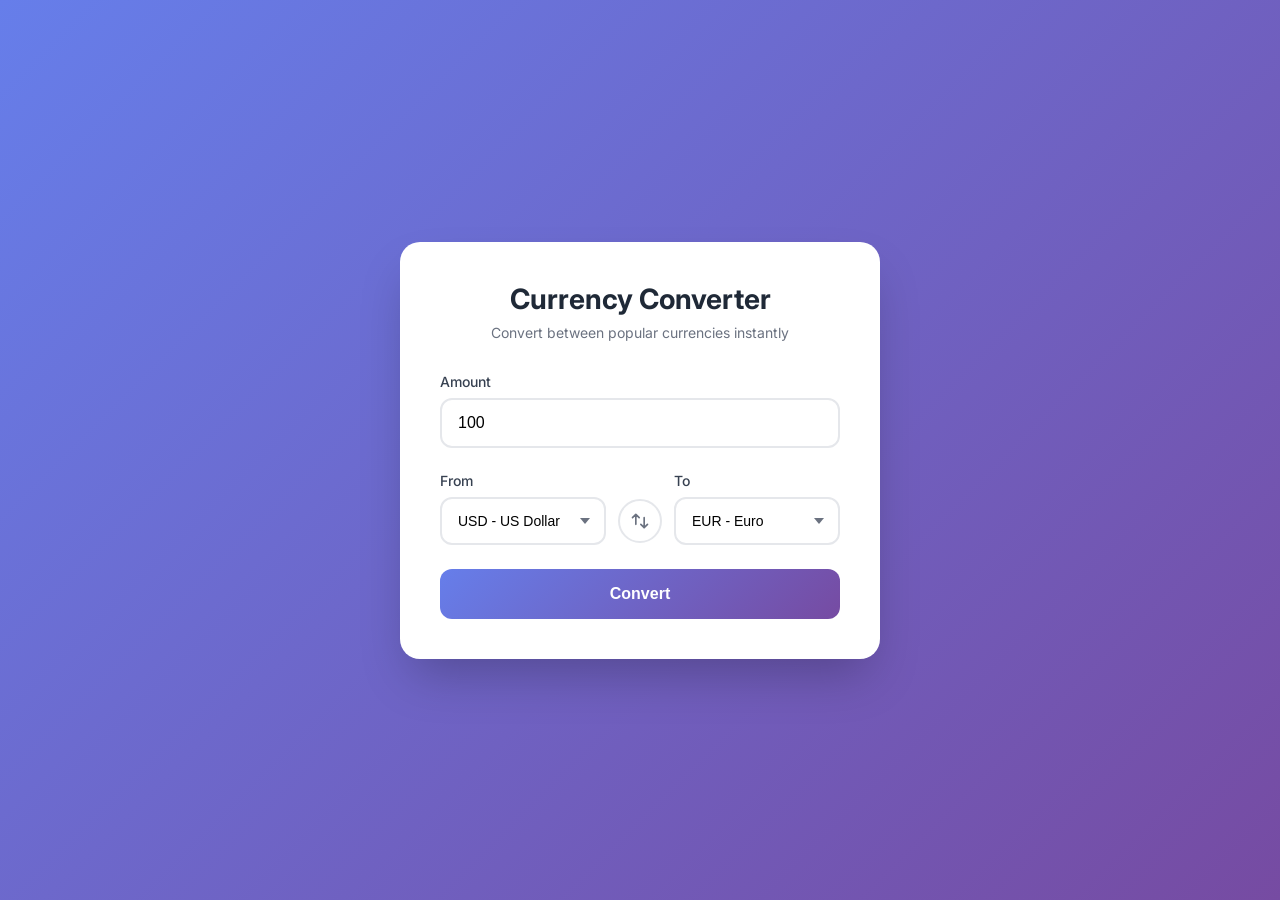
<file: CurrencyConvertor/index.html>
<!DOCTYPE html>
<html lang="en">
<head>
    <meta charset="UTF-8">
    <meta name="viewport" content="width=device-width, initial-scale=1.0">
    <title>Currency Converter</title>
    <link rel="stylesheet" href="style.css">
    <link rel="preconnect" href="https://fonts.googleapis.com">
    <link rel="preconnect" href="https://fonts.gstatic.com" crossorigin>
    <link href="https://fonts.googleapis.com/css2?family=Inter:wght@400;500;600;700&display=swap" rel="stylesheet">
</head>
<body>
    <div class="converter-card">
        <div class="card-header">
            <h1>Currency Converter</h1>
            <p class="subtitle">Convert between popular currencies instantly</p>
        </div>

        <form id="converter-form">
            <div class="form-group">
                <label for="amount">Amount</label>
                <input id="amount" type="number" value="100" placeholder="Enter amount" />
            </div>

            <div class="currency-row">
                <div class="currency-group">
                    <label for="from-currency">From</label>
                    <div class="select-wrapper">
                        <select id="from-currency">
                            <option value="USD">USD - US Dollar</option>
                            <option value="EUR">EUR - Euro</option>
                            <option value="GBP">GBP - British Pound</option>
                            <option value="JPY">JPY - Japanese Yen</option>
                            <option value="INR">INR - Indian Rupee</option>
                            <option value="CAD">CAD - Canadian Dollar</option>
                            <option value="AUD">AUD - Australian Dollar</option>
                            <option value="CHF">CHF - Swiss Franc</option>
                            <option value="CNY">CNY - Chinese Yuan</option>
                            <option value="SEK">SEK - Swedish Krona</option>
                            <option value="NZD">NZD - New Zealand Dollar</option>
                            <option value="MXN">MXN - Mexican Peso</option>
                            <option value="SGD">SGD - Singapore Dollar</option>
                            <option value="HKD">HKD - Hong Kong Dollar</option>
                            <option value="NOK">NOK - Norwegian Krone</option>
                            <option value="KRW">KRW - South Korean Won</option>
                            <option value="TRY">TRY - Turkish Lira</option>
                            <option value="RUB">RUB - Russian Ruble</option>
                            <option value="BRL">BRL - Brazilian Real</option>
                            <option value="ZAR">ZAR - South African Rand</option>
                            <option value="DKK">DKK - Danish Krone</option>
                            <option value="PLN">PLN - Polish Zloty</option>
                            <option value="THB">THB - Thai Baht</option>
                            <option value="IDR">IDR - Indonesian Rupiah</option>
                            <option value="HUF">HUF - Hungarian Forint</option>
                            <option value="CZK">CZK - Czech Koruna</option>
                            <option value="ILS">ILS - Israeli Shekel</option>
                            <option value="CLP">CLP - Chilean Peso</option>
                            <option value="PHP">PHP - Philippine Peso</option>
                            <option value="AED">AED - UAE Dirham</option>
                            <option value="COP">COP - Colombian Peso</option>
                            <option value="SAR">SAR - Saudi Riyal</option>
                            <option value="MYR">MYR - Malaysian Ringgit</option>
                            <option value="RON">RON - Romanian Leu</option>
                            <option value="VND">VND - Vietnamese Dong</option>
                            <option value="EGP">EGP - Egyptian Pound</option>
                            <option value="PKR">PKR - Pakistani Rupee</option>
                            <option value="NGN">NGN - Nigerian Naira</option>
                            <option value="BDT">BDT - Bangladeshi Taka</option>
                        </select>
                    </div>
                </div>

                <button type="button" id="swap-btn" class="swap-button" aria-label="Swap currencies">
                    <svg xmlns="http://www.w3.org/2000/svg" width="20" height="20" viewBox="0 0 24 24" fill="none" stroke="currentColor" stroke-width="2" stroke-linecap="round" stroke-linejoin="round">
                        <path d="M7 16V4M7 4L3 8M7 4l4 4"/>
                        <path d="M17 8v12m0 0l4-4m-4 4l-4-4"/>
                    </svg>
                </button>

                <div class="currency-group">
                    <label for="to-currency">To</label>
                    <div class="select-wrapper">
                        <select id="to-currency">
                            <option value="USD">USD - US Dollar</option>
                            <option value="EUR" selected>EUR - Euro</option>
                            <option value="GBP">GBP - British Pound</option>
                            <option value="JPY">JPY - Japanese Yen</option>
                            <option value="INR">INR - Indian Rupee</option>
                            <option value="CAD">CAD - Canadian Dollar</option>
                            <option value="AUD">AUD - Australian Dollar</option>
                            <option value="CHF">CHF - Swiss Franc</option>
                            <option value="CNY">CNY - Chinese Yuan</option>
                            <option value="SEK">SEK - Swedish Krona</option>
                            <option value="NZD">NZD - New Zealand Dollar</option>
                            <option value="MXN">MXN - Mexican Peso</option>
                            <option value="SGD">SGD - Singapore Dollar</option>
                            <option value="HKD">HKD - Hong Kong Dollar</option>
                            <option value="NOK">NOK - Norwegian Krone</option>
                            <option value="KRW">KRW - South Korean Won</option>
                            <option value="TRY">TRY - Turkish Lira</option>
                            <option value="RUB">RUB - Russian Ruble</option>
                            <option value="BRL">BRL - Brazilian Real</option>
                            <option value="ZAR">ZAR - South African Rand</option>
                            <option value="DKK">DKK - Danish Krone</option>
                            <option value="PLN">PLN - Polish Zloty</option>
                            <option value="THB">THB - Thai Baht</option>
                            <option value="IDR">IDR - Indonesian Rupiah</option>
                            <option value="HUF">HUF - Hungarian Forint</option>
                            <option value="CZK">CZK - Czech Koruna</option>
                            <option value="ILS">ILS - Israeli Shekel</option>
                            <option value="CLP">CLP - Chilean Peso</option>
                            <option value="PHP">PHP - Philippine Peso</option>
                            <option value="AED">AED - UAE Dirham</option>
                            <option value="COP">COP - Colombian Peso</option>
                            <option value="SAR">SAR - Saudi Riyal</option>
                            <option value="MYR">MYR - Malaysian Ringgit</option>
                            <option value="RON">RON - Romanian Leu</option>
                            <option value="VND">VND - Vietnamese Dong</option>
                            <option value="EGP">EGP - Egyptian Pound</option>
                            <option value="PKR">PKR - Pakistani Rupee</option>
                            <option value="NGN">NGN - Nigerian Naira</option>
                            <option value="BDT">BDT - Bangladeshi Taka</option>
                        </select>
                    </div>
                </div>
            </div>

            <button type="submit" class="convert-button">Convert</button>

            <div id="result" class="result-container hidden">
                <div class="result-amount">
                    <span id="converted-amount">0.00</span>
                    <span id="result-currency">EUR</span>
                </div>
                <p id="exchange-rate" class="exchange-rate"></p>
            </div>
        </form>
    </div>

    <script src="script.js"></script>
</body>
</html>
</file>
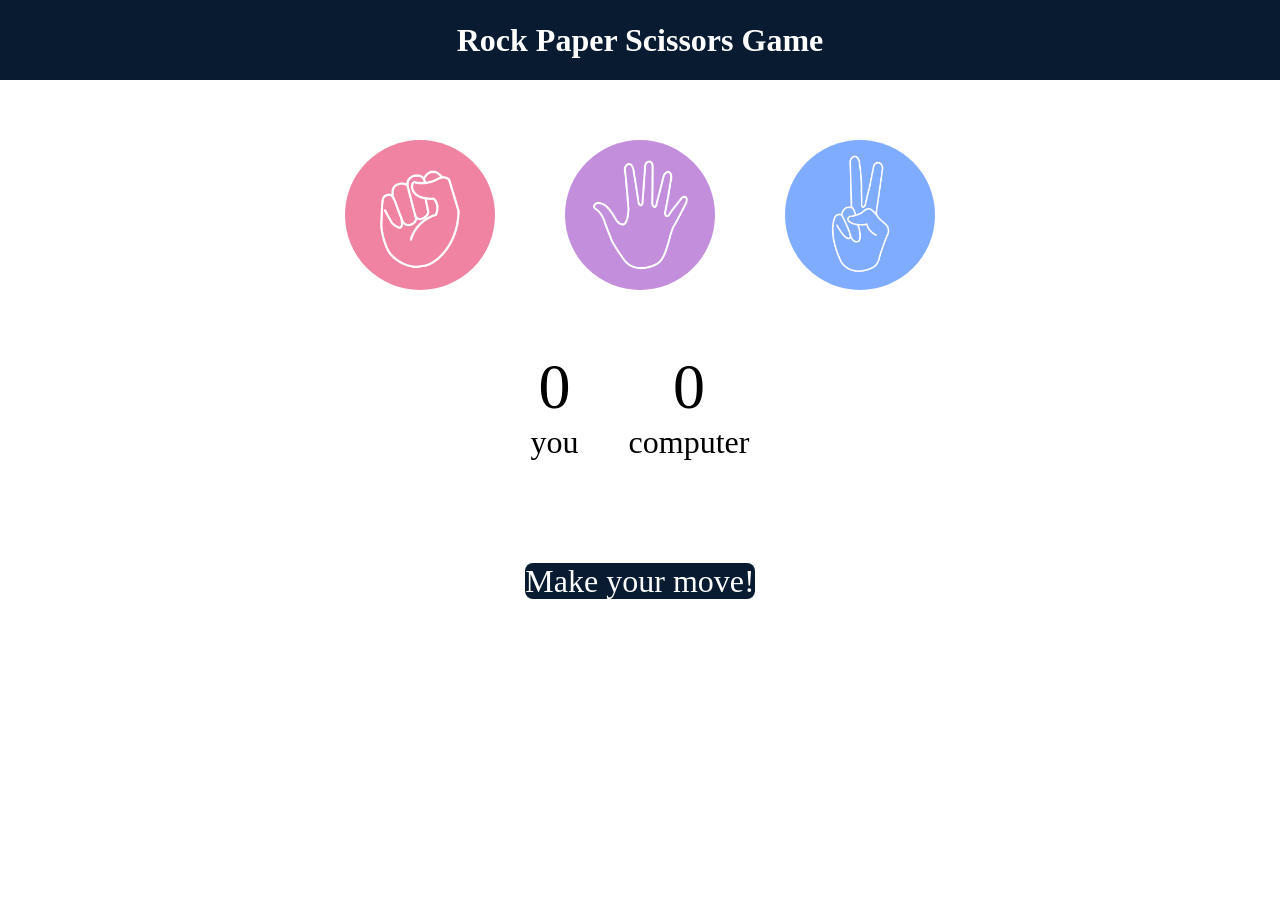
<file: HandGame/index.html>
<!DOCTYPE html>
<html lang="en">
<head>
    <meta charset="UTF-8">
    <meta name="viewport" content="width=device-width, initial-scale=1.0">
    <title>Rock Paper Scissors</title>
    <link rel="stylesheet" href="./style.css">
</head>
<body>
    <h1>Rock Paper Scissors Game</h1>
    <div class="choices">
    <div class="choice" id="rock">
        <img src="./img/rock.png">
    </div>
    <div class="choice" id="paper">
        <img src="./img/paper.png">
    </div>
    <div class="choice" id="scissors">
        <img src="./img/scissors.png">
    </div>
    </div>
    <div class="score-board">
       <div class="score">
        <p id="user-score">0</p>
        <p>you</p>
       </div>
       <div class="score">
        <p id="comp-score">0</p>
        <p>computer</p>
       </div>
    </div>

    <div class="message-container"> 
        <p id="message">Make your move!</p>
    </div>
    <script src="./script.js"></script>
    
</body>
</html>
</file>
<file: CurrencyConvertor/style.css>
* {
    margin: 0;
    padding: 0;
    box-sizing: border-box;
}

body {
    font-family: 'Inter', sans-serif;
    min-height: 100vh;
    display: flex;
    align-items: center;
    justify-content: center;
    background: linear-gradient(135deg, #667eea 0%, #764ba2 100%);
    padding: 20px;
}

.converter-card {
    background: #ffffff;
    border-radius: 20px;
    box-shadow: 0 25px 50px -12px rgba(0, 0, 0, 0.25);
    padding: 40px;
    width: 100%;
    max-width: 480px;
}

.card-header {
    text-align: center;
    margin-bottom: 32px;
}

.card-header h1 {
    font-size: 28px;
    font-weight: 700;
    color: #1f2937;
    margin-bottom: 8px;
}

.subtitle {
    color: #6b7280;
    font-size: 14px;
}

.form-group {
    margin-bottom: 24px;
}

.form-group label {
    display: block;
    font-size: 14px;
    font-weight: 500;
    color: #374151;
    margin-bottom: 8px;
}

.form-group input {
    width: 100%;
    padding: 14px 16px;
    font-size: 16px;
    border: 2px solid #e5e7eb;
    border-radius: 12px;
    outline: none;
    transition: border-color 0.2s, box-shadow 0.2s;
}

.form-group input:focus {
    border-color: #667eea;
    box-shadow: 0 0 0 3px rgba(102, 126, 234, 0.1);
}

.currency-row {
    display: flex;
    align-items: flex-end;
    gap: 12px;
    margin-bottom: 24px;
}

.currency-group {
    flex: 1;
}

.currency-group label {
    display: block;
    font-size: 14px;
    font-weight: 500;
    color: #374151;
    margin-bottom: 8px;
}

.select-wrapper {
    position: relative;
}

.select-wrapper select {
    width: 100%;
    padding: 14px 16px;
    font-size: 14px;
    border: 2px solid #e5e7eb;
    border-radius: 12px;
    background: #ffffff;
    cursor: pointer;
    outline: none;
    appearance: none;
    transition: border-color 0.2s;
}

.select-wrapper::after {
    content: '';
    position: absolute;
    right: 16px;
    top: 50%;
    transform: translateY(-50%);
    width: 0;
    height: 0;
    border-left: 5px solid transparent;
    border-right: 5px solid transparent;
    border-top: 6px solid #6b7280;
    pointer-events: none;
}

.select-wrapper select:focus {
    border-color: #667eea;
}

.swap-button {
    width: 44px;
    height: 44px;
    border: 2px solid #e5e7eb;
    border-radius: 50%;
    background: #ffffff;
    cursor: pointer;
    display: flex;
    align-items: center;
    justify-content: center;
    transition: all 0.2s;
    flex-shrink: 0;
    margin-bottom: 2px;
}

.swap-button:hover {
    background: #f3f4f6;
    border-color: #667eea;
}

.swap-button svg {
    color: #6b7280;
}

.convert-button {
    width: 100%;
    padding: 16px;
    font-size: 16px;
    font-weight: 600;
    color: #ffffff;
    background: linear-gradient(135deg, #667eea 0%, #764ba2 100%);
    border: none;
    border-radius: 12px;
    cursor: pointer;
    transition: transform 0.2s, box-shadow 0.2s;
}

.convert-button:hover {
    transform: translateY(-2px);
    box-shadow: 0 10px 20px -10px rgba(102, 126, 234, 0.5);
}

.convert-button:active {
    transform: translateY(0);
}

.result-container {
    margin-top: 24px;
    padding: 24px;
    background: #f9fafb;
    border-radius: 12px;
    text-align: center;
}

.result-container.hidden {
    display: none;
}

.result-amount {
    font-size: 32px;
    font-weight: 700;
    color: #1f2937;
    margin-bottom: 8px;
}

.result-amount span:last-child {
    font-size: 18px;
    color: #6b7280;
    margin-left: 8px;
}

.exchange-rate {
    font-size: 14px;
    color: #6b7280;
}

@media (max-width: 480px) {
    .converter-card {
        padding: 24px;
    }

    .currency-row {
        flex-direction: column;
        align-items: stretch;
    }

    .swap-button {
        align-self: center;
        transform: rotate(90deg);
        margin: 8px 0;
    }

    .swap-button:hover {
        transform: rotate(90deg);
    }
}
</file>
<file: HandGame/style.css>
*{
    margin:0;
    padding:0;
   text-align: center;
}
h1{
    background-color: #081b31;
    color: white;
    height :5rem;
    line-height:5rem;
}
.choice{
    height: 170px;
    width: 170px;
    border-radius: 50%;
    display: flex;
    justify-content: center;
    align-items: center;

}
.choice:hover{
    cursor: pointer;
    background-color: #081b31;    

   
}
img{
    height: 150px;
    width: 150px;
    object-fit: cover;
    border-radius: 50%;

}
.choices{
    display: flex;
    justify-content: center;
    align-items: center;
    gap: 50px;
    margin-top: 50px;
}

.score-board{
    display: flex;
    justify-content: center;
    align-items: center;
    gap: 50px;
    margin-top: 50px;
    font-size: 2rem;
}
#user-score, #comp-score{
 font-size: 4rem;
}

.message-container{
    margin-top: 5rem;
}
#message{
    background-color: #081b31;
    color: white;
    font-size : 2rem;
    height :5rem;
    line-height:5rem;
   border-radius: 0.5rem;
    display : inline;
}
</file>
